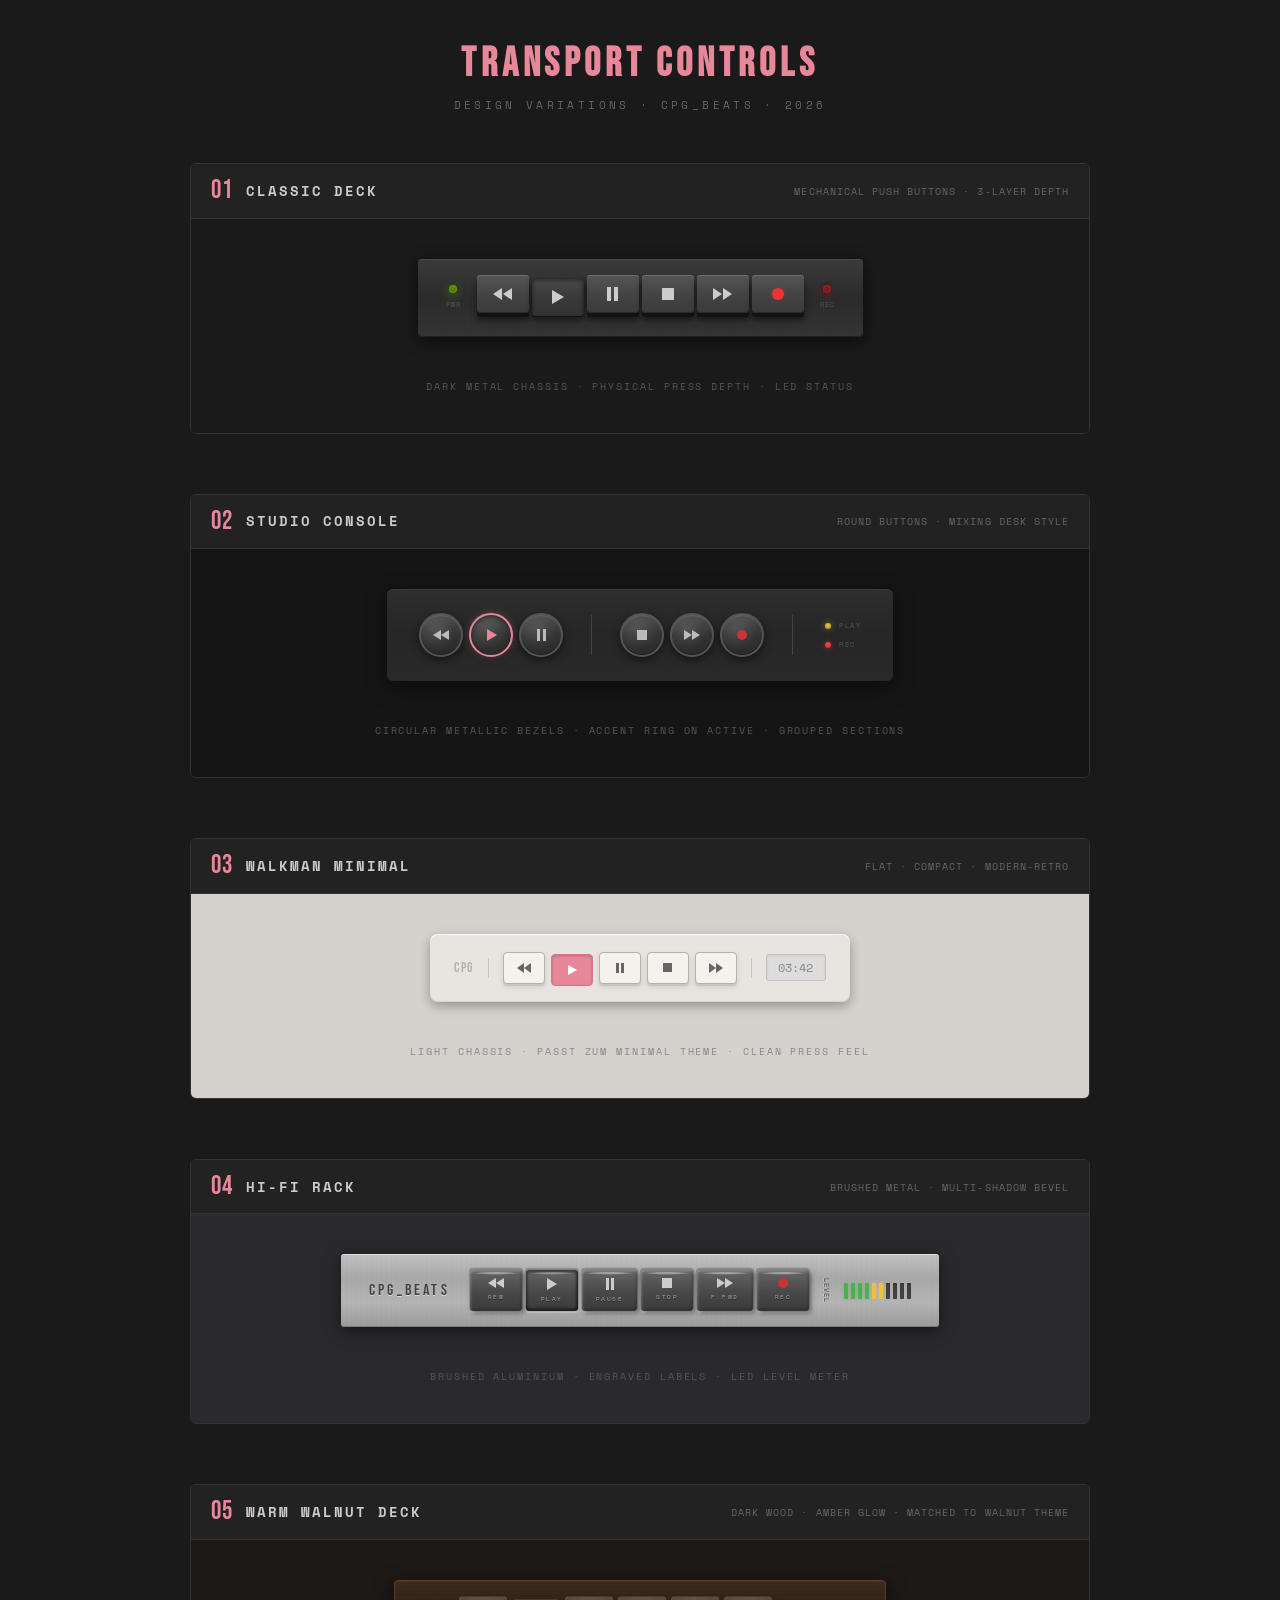
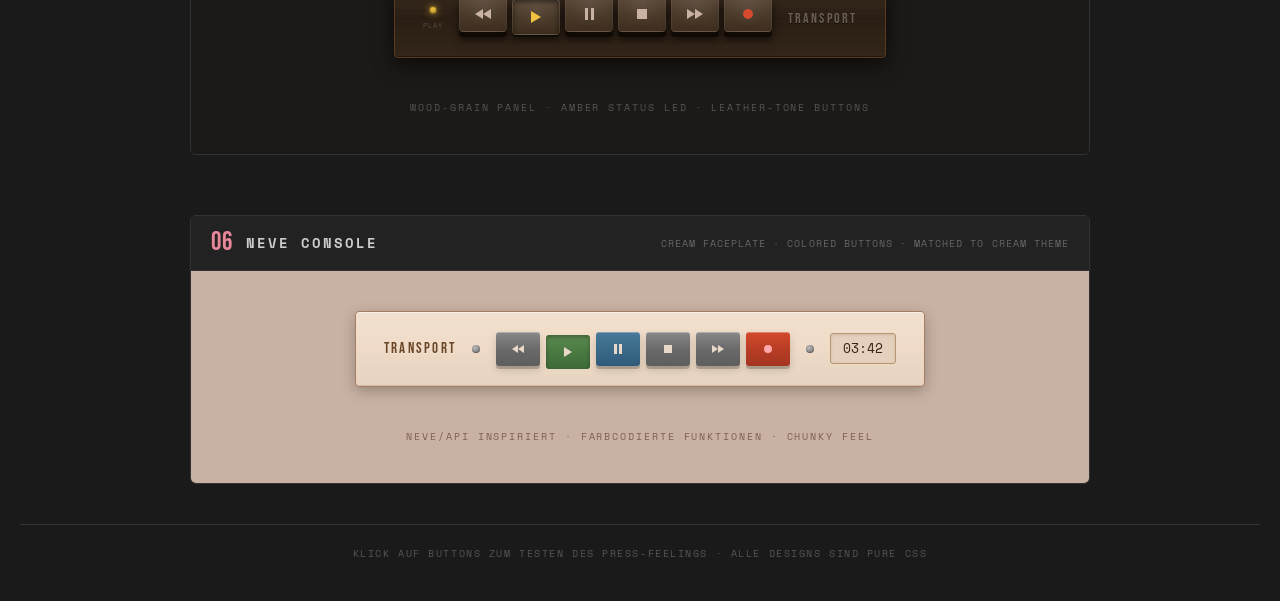
<file: transport-demo.html>
<!DOCTYPE html>
<html lang="de">
<head>
    <meta charset="UTF-8">
    <meta name="viewport" content="width=device-width, initial-scale=1.0">
    <title>Transport Button Designs — CPG_BEATS</title>
    <link rel="preconnect" href="https://fonts.googleapis.com">
    <link rel="preconnect" href="https://fonts.gstatic.com" crossorigin>
    <link href="https://fonts.googleapis.com/css2?family=Bebas+Neue&family=Space+Mono:wght@400;700&display=swap" rel="stylesheet">
    <style>
        * { margin: 0; padding: 0; box-sizing: border-box; }

        body {
            background: #1a1a1a;
            color: #ccc;
            font-family: 'Space Mono', monospace;
            font-size: 13px;
            padding: 40px 20px;
            min-height: 100vh;
        }

        h1 {
            font-family: 'Bebas Neue', sans-serif;
            font-size: 2.5rem;
            letter-spacing: 0.12em;
            color: #E8879A;
            text-align: center;
            margin-bottom: 8px;
        }
        .subtitle {
            text-align: center;
            color: #666;
            font-size: 0.7rem;
            letter-spacing: 0.3em;
            margin-bottom: 50px;
        }

        .designs {
            display: flex;
            flex-direction: column;
            gap: 60px;
            max-width: 900px;
            margin: 0 auto;
        }

        .design-card {
            border: 1px solid #333;
            border-radius: 6px;
            overflow: hidden;
        }
        .design-header {
            display: flex;
            align-items: center;
            gap: 12px;
            padding: 14px 20px;
            background: #222;
            border-bottom: 1px solid #333;
        }
        .design-num {
            font-family: 'Bebas Neue', sans-serif;
            font-size: 1.6rem;
            color: #E8879A;
            letter-spacing: 0.05em;
            line-height: 1;
        }
        .design-name {
            font-weight: 700;
            font-size: 0.85rem;
            letter-spacing: 0.15em;
            text-transform: uppercase;
        }
        .design-desc {
            color: #666;
            font-size: 0.65rem;
            letter-spacing: 0.1em;
            margin-left: auto;
        }
        .design-body {
            padding: 40px;
            display: flex;
            flex-direction: column;
            align-items: center;
            gap: 30px;
        }
        .design-variants {
            display: flex;
            gap: 40px;
            flex-wrap: wrap;
            justify-content: center;
        }
        .variant-label {
            font-size: 0.6rem;
            letter-spacing: 0.2em;
            color: #555;
            text-align: center;
            margin-top: 12px;
        }

        /* ══════════════════════════════════════
           DESIGN 1: CLASSIC DECK
           Mechanical push-buttons like a real cassette deck
           Deep physical press, rectangular, side-by-side
           ══════════════════════════════════════ */
        .deck-housing {
            background:
                repeating-linear-gradient(90deg,
                    rgba(255,255,255,0.02) 0px, transparent 1px, transparent 3px),
                linear-gradient(180deg, #3a3a3a, #2a2a2a, #333);
            padding: 20px 28px;
            border-radius: 4px;
            box-shadow:
                inset 0 1px 0 rgba(255,255,255,0.08),
                inset 0 -1px 0 rgba(0,0,0,0.4),
                0 4px 16px rgba(0,0,0,0.6);
            display: flex;
            align-items: center;
            gap: 16px;
        }
        .deck-label {
            font-size: 0.55rem;
            letter-spacing: 0.25em;
            color: #777;
            text-transform: uppercase;
        }
        .deck-buttons {
            display: flex;
            gap: 3px;
        }
        .deck-btn {
            position: relative;
            border: none;
            background: transparent;
            cursor: pointer;
            padding: 0;
            outline: none;
        }
        .deck-btn .btn-shadow {
            position: absolute;
            top: 0; left: 0;
            width: 100%; height: 100%;
            border-radius: 3px;
            background: rgba(0,0,0,0.5);
            transform: translateY(3px);
            filter: blur(3px);
        }
        .deck-btn .btn-edge {
            position: absolute;
            top: 0; left: 0;
            width: 100%; height: 100%;
            border-radius: 3px;
            background: linear-gradient(to bottom, #222, #111);
        }
        .deck-btn .btn-face {
            display: flex;
            align-items: center;
            justify-content: center;
            position: relative;
            width: 52px;
            height: 38px;
            border-radius: 3px;
            background: linear-gradient(180deg, #555, #444, #3a3a3a);
            box-shadow:
                inset 0 1px 0 rgba(255,255,255,0.15),
                inset 0 -1px 0 rgba(0,0,0,0.3);
            transform: translateY(-4px);
            transition: transform 80ms ease;
        }
        .deck-btn:hover .btn-face {
            background: linear-gradient(180deg, #5f5f5f, #4e4e4e, #444);
        }
        .deck-btn:active .btn-face {
            transform: translateY(-1px);
            transition: transform 30ms;
            box-shadow:
                inset 0 1px 3px rgba(0,0,0,0.4),
                inset 0 -1px 0 rgba(255,255,255,0.05);
        }
        .deck-btn.active .btn-face {
            transform: translateY(-1px);
            background: linear-gradient(180deg, #4a4a4a, #3a3a3a, #333);
            box-shadow: inset 0 2px 4px rgba(0,0,0,0.5);
        }
        /* Icons */
        .d-icon { display: flex; align-items: center; justify-content: center; }
        .d-play {
            width: 0; height: 0;
            border-style: solid;
            border-width: 7px 0 7px 12px;
            border-color: transparent transparent transparent #ccc;
        }
        .deck-btn:hover .d-play { border-left-color: #fff; }
        .d-pause { display: flex; gap: 3px; }
        .d-pause::before, .d-pause::after {
            content: '';
            width: 4px; height: 14px;
            background: #ccc;
        }
        .deck-btn:hover .d-pause::before,
        .deck-btn:hover .d-pause::after { background: #fff; }
        .d-stop {
            width: 12px; height: 12px;
            background: #ccc;
        }
        .deck-btn:hover .d-stop { background: #fff; }
        .d-rew, .d-ffw { display: flex; gap: 1px; }
        .d-rew::before, .d-rew::after {
            content: '';
            width: 0; height: 0;
            border-style: solid;
            border-width: 6px 9px 6px 0;
            border-color: transparent #ccc transparent transparent;
        }
        .deck-btn:hover .d-rew::before,
        .deck-btn:hover .d-rew::after { border-right-color: #fff; }
        .d-ffw::before, .d-ffw::after {
            content: '';
            width: 0; height: 0;
            border-style: solid;
            border-width: 6px 0 6px 9px;
            border-color: transparent transparent transparent #ccc;
        }
        .deck-btn:hover .d-ffw::before,
        .deck-btn:hover .d-ffw::after { border-left-color: #fff; }
        .d-rec {
            width: 12px; height: 12px;
            border-radius: 50%;
            background: #e33;
            box-shadow: 0 0 4px rgba(255,50,50,0.3);
        }
        .deck-btn:hover .d-rec {
            background: #ff4444;
            box-shadow: 0 0 8px rgba(255,50,50,0.5);
        }
        /* LED */
        .deck-led-group {
            display: flex;
            flex-direction: column;
            align-items: center;
            gap: 6px;
        }
        .deck-led {
            width: 8px; height: 8px;
            border-radius: 50%;
            background: #333;
            box-shadow: inset 0 1px 2px rgba(0,0,0,0.5);
            border: 1px solid rgba(0,0,0,0.4);
        }
        .deck-led.on-green {
            background: #abff00;
            box-shadow:
                rgba(0,0,0,0.2) 0 -1px 4px 1px,
                #304701 0 -1px 6px inset,
                rgba(137,255,0,0.4) 0 2px 10px;
        }
        .deck-led.on-red {
            background: #ff3333;
            box-shadow:
                rgba(0,0,0,0.2) 0 -1px 4px 1px,
                #441313 0 -1px 6px inset,
                rgba(255,0,0,0.4) 0 2px 10px;
            animation: led-pulse 0.8s infinite;
        }
        @keyframes led-pulse {
            0%, 100% { box-shadow: rgba(0,0,0,0.2) 0 -1px 4px 1px, #441313 0 -1px 6px inset, rgba(255,0,0,0.4) 0 2px 10px; }
            50% { box-shadow: rgba(0,0,0,0.2) 0 -1px 4px 1px, #441313 0 -1px 6px inset, rgba(255,0,0,0.15) 0 2px 5px; background: #bb2222; }
        }
        .deck-led-label {
            font-size: 7px;
            letter-spacing: 1px;
            color: #555;
        }

        /* ══════════════════════════════════════
           DESIGN 2: STUDIO CONSOLE
           Round/pill buttons, mixing desk style
           Metallic ring bezels, illuminated states
           ══════════════════════════════════════ */
        .console-housing {
            background:
                linear-gradient(180deg, #2e2e2e, #262626, #2a2a2a);
            padding: 24px 32px;
            border-radius: 6px;
            box-shadow:
                inset 0 1px 0 rgba(255,255,255,0.06),
                0 6px 20px rgba(0,0,0,0.5);
            display: flex;
            align-items: center;
            gap: 20px;
        }
        .console-section {
            display: flex;
            align-items: center;
            gap: 6px;
        }
        .console-divider {
            width: 1px;
            height: 40px;
            background: #444;
            margin: 0 8px;
        }
        .con-btn {
            width: 44px; height: 44px;
            border-radius: 50%;
            border: 2px solid #555;
            background:
                radial-gradient(circle at 35% 35%, rgba(255,255,255,0.12), transparent 60%),
                linear-gradient(180deg, #4a4a4a, #333, #2a2a2a);
            cursor: pointer;
            display: flex;
            align-items: center;
            justify-content: center;
            position: relative;
            box-shadow:
                0 3px 8px rgba(0,0,0,0.5),
                inset 0 1px 0 rgba(255,255,255,0.1),
                inset 0 -1px 0 rgba(0,0,0,0.3);
            transition: all 0.1s;
        }
        .con-btn:hover {
            border-color: #777;
            background:
                radial-gradient(circle at 35% 35%, rgba(255,255,255,0.18), transparent 60%),
                linear-gradient(180deg, #555, #3e3e3e, #333);
        }
        .con-btn:active {
            transform: scale(0.95);
            box-shadow:
                0 1px 4px rgba(0,0,0,0.5),
                inset 0 2px 6px rgba(0,0,0,0.5);
        }
        .con-btn.active {
            border-color: #E8879A;
            box-shadow:
                0 0 8px rgba(232,135,154,0.3),
                0 2px 6px rgba(0,0,0,0.4),
                inset 0 2px 4px rgba(0,0,0,0.4);
        }
        .con-btn.active .c-play { border-left-color: #E8879A; }
        /* Icon reuse via classes */
        .c-play {
            width: 0; height: 0;
            border-style: solid;
            border-width: 6px 0 6px 10px;
            border-color: transparent transparent transparent #bbb;
            margin-left: 2px;
        }
        .c-pause { display: flex; gap: 3px; }
        .c-pause::before, .c-pause::after {
            content: '';
            width: 3px; height: 12px;
            background: #bbb;
        }
        .c-stop {
            width: 10px; height: 10px;
            background: #bbb;
        }
        .c-rew, .c-ffw { display: flex; gap: 0; }
        .c-rew::before, .c-rew::after {
            content: '';
            width: 0; height: 0;
            border-style: solid;
            border-width: 5px 8px 5px 0;
            border-color: transparent #bbb transparent transparent;
        }
        .c-ffw::before, .c-ffw::after {
            content: '';
            width: 0; height: 0;
            border-style: solid;
            border-width: 5px 0 5px 8px;
            border-color: transparent transparent transparent #bbb;
        }
        .c-rec {
            width: 10px; height: 10px;
            border-radius: 50%;
            background: #c33;
        }
        .con-btn:hover .c-rec { background: #e44; }
        /* Console LEDs */
        .con-led-strip {
            display: flex;
            flex-direction: column;
            gap: 8px;
            margin-left: 4px;
        }
        .con-led {
            display: flex;
            align-items: center;
            gap: 8px;
        }
        .con-led-dot {
            width: 6px; height: 6px;
            border-radius: 50%;
            background: #333;
            box-shadow: inset 0 1px 2px rgba(0,0,0,0.5);
        }
        .con-led-dot.glow-amber {
            background: #f0c040;
            box-shadow: 0 0 6px rgba(240,192,64,0.5), inset 0 -1px 3px rgba(0,0,0,0.3);
        }
        .con-led-dot.glow-red {
            background: #ff4444;
            box-shadow: 0 0 6px rgba(255,68,68,0.5), inset 0 -1px 3px rgba(0,0,0,0.3);
        }
        .con-led-text {
            font-size: 7px;
            letter-spacing: 1.5px;
            color: #555;
        }

        /* ══════════════════════════════════════
           DESIGN 3: WALKMAN MINIMAL
           Flat, compact, subtle shadows
           Thin-line icons, modern-retro crossover
           ══════════════════════════════════════ */
        .walkman-housing {
            background: #e8e4df;
            padding: 18px 24px;
            border-radius: 8px;
            box-shadow:
                inset 0 1px 0 rgba(255,255,255,0.8),
                inset 0 -1px 0 rgba(0,0,0,0.08),
                0 4px 12px rgba(0,0,0,0.3);
            display: flex;
            align-items: center;
            gap: 14px;
        }
        .wm-buttons {
            display: flex;
            gap: 6px;
        }
        .wm-btn {
            width: 42px; height: 32px;
            border: 1.5px solid #b5b1ac;
            background: #f5f2ee;
            border-radius: 4px;
            cursor: pointer;
            display: flex;
            align-items: center;
            justify-content: center;
            box-shadow:
                0 2px 0 #c9c5c0,
                0 3px 6px rgba(0,0,0,0.1);
            transition: all 0.08s;
        }
        .wm-btn:hover {
            border-color: #E8879A;
            box-shadow:
                0 2px 0 #c9c5c0,
                0 3px 8px rgba(232,135,154,0.15);
        }
        .wm-btn:active {
            box-shadow: 0 0 0 #c9c5c0;
            transform: translateY(2px);
        }
        .wm-btn.active {
            background: #E8879A;
            border-color: #d4758a;
            box-shadow: inset 0 1px 3px rgba(0,0,0,0.2);
            transform: translateY(2px);
        }
        .wm-btn.active .w-play { border-left-color: #fff; }
        .wm-btn.active .w-pause::before,
        .wm-btn.active .w-pause::after { background: #fff; }
        .wm-btn.active .w-stop { background: #fff; }
        /* Icons */
        .w-play {
            width: 0; height: 0;
            border-style: solid;
            border-width: 5px 0 5px 9px;
            border-color: transparent transparent transparent #666;
            margin-left: 1px;
        }
        .w-pause { display: flex; gap: 2px; }
        .w-pause::before, .w-pause::after {
            content: '';
            width: 3px; height: 10px;
            background: #666;
        }
        .w-stop {
            width: 9px; height: 9px;
            background: #666;
        }
        .w-rew, .w-ffw { display: flex; gap: 0; }
        .w-rew::before, .w-rew::after {
            content: '';
            width: 0; height: 0;
            border-style: solid;
            border-width: 5px 7px 5px 0;
            border-color: transparent #666 transparent transparent;
        }
        .w-ffw::before, .w-ffw::after {
            content: '';
            width: 0; height: 0;
            border-style: solid;
            border-width: 5px 0 5px 7px;
            border-color: transparent transparent transparent #666;
        }
        .wm-divider {
            width: 1px; height: 20px;
            background: #c9c5c0;
        }
        .wm-brand {
            font-family: 'Bebas Neue', sans-serif;
            font-size: 0.9rem;
            letter-spacing: 0.1em;
            color: #b5b1ac;
        }
        .wm-counter {
            font-size: 0.75rem;
            color: #888;
            font-variant-numeric: tabular-nums;
            background: #ddd;
            padding: 4px 10px;
            border-radius: 3px;
            border: 1px solid #c5c0bb;
            box-shadow: inset 0 1px 3px rgba(0,0,0,0.08);
            min-width: 60px;
            text-align: center;
        }

        /* ══════════════════════════════════════
           DESIGN 4: HI-FI RACK
           Brushed metal, professional, LED bar indicators
           Wide buttons with engraved labels
           ══════════════════════════════════════ */
        .hifi-housing {
            background:
                repeating-linear-gradient(90deg,
                    rgba(255,255,255,0.03) 0px, transparent 1px, transparent 3px),
                repeating-linear-gradient(90deg,
                    rgba(0,0,0,0.02) 0px, transparent 1px, transparent 5px),
                linear-gradient(180deg, #c0c0c0, #a8a8a8, #b4b4b4, #9a9a9a);
            padding: 16px 28px;
            border-radius: 3px;
            box-shadow:
                inset 0 1px 0 rgba(255,255,255,0.5),
                inset 0 -1px 0 rgba(0,0,0,0.2),
                0 4px 16px rgba(0,0,0,0.5);
            display: flex;
            align-items: center;
            gap: 12px;
        }
        .hifi-brand {
            font-family: 'Bebas Neue', sans-serif;
            font-size: 1rem;
            letter-spacing: 0.2em;
            color: #444;
            text-shadow: 0 1px 0 rgba(255,255,255,0.5);
            margin-right: 8px;
        }
        .hifi-buttons {
            display: flex;
            gap: 4px;
        }
        .hifi-btn {
            border: none;
            cursor: pointer;
            padding: 8px 14px;
            background:
                radial-gradient(90% 7% at 50% 8%, rgba(255,255,255,0.4) 25%, transparent 50%),
                linear-gradient(180deg, #666, #4a4a4a, #3a3a3a);
            border-radius: 3px;
            box-shadow:
                0.15em 0.15em 0.4em rgba(0,0,0,0.45),
                0 -0.08em 0 0.08em rgba(0,0,0,0.2),
                0 0.08em 0 0.08em rgba(255,255,255,0.2),
                -0.1em 0 0.15em rgba(0,0,0,0.2) inset,
                0 0.15em 0.15em rgba(255,255,255,0.2) inset,
                0.1em 0 0.15em rgba(255,255,255,0.15) inset,
                0 -0.15em 0.15em rgba(0,0,0,0.2) inset;
            display: flex;
            flex-direction: column;
            align-items: center;
            gap: 4px;
            transition: box-shadow 0.08s, transform 0.08s;
            min-width: 52px;
        }
        .hifi-btn:active {
            box-shadow:
                0 0 0.1em rgba(0,0,0,0.45),
                0 -0.08em 0 0.08em rgba(0,0,0,0.2),
                0 0.08em 0 0.08em rgba(255,255,255,0.2),
                -0.15em 0 0.2em rgba(0,0,0,0.4) inset,
                0 0.2em 0.2em rgba(0,0,0,0.25) inset,
                0.15em 0 0.2em rgba(0,0,0,0.2) inset,
                0 -0.2em 0.2em rgba(0,0,0,0.4) inset;
            transform: translateY(1px);
        }
        .hifi-btn.active {
            box-shadow:
                0 0 0.1em rgba(0,0,0,0.45),
                0 -0.08em 0 0.08em rgba(0,0,0,0.2),
                0 0.08em 0 0.08em rgba(255,255,255,0.2),
                -0.15em 0 0.2em rgba(0,0,0,0.4) inset,
                0 0.2em 0.2em rgba(0,0,0,0.25) inset,
                0.15em 0 0.2em rgba(0,0,0,0.2) inset,
                0 -0.2em 0.2em rgba(0,0,0,0.4) inset;
        }
        .hifi-btn-label {
            font-family: 'Space Mono', monospace;
            font-size: 6px;
            letter-spacing: 1.5px;
            color: #aaa;
            text-shadow: 0 1px 0 rgba(0,0,0,0.5);
            text-transform: uppercase;
        }
        /* Icons */
        .h-play {
            width: 0; height: 0;
            border-style: solid;
            border-width: 6px 0 6px 10px;
            border-color: transparent transparent transparent #ccc;
        }
        .h-pause { display: flex; gap: 2px; }
        .h-pause::before, .h-pause::after {
            content: '';
            width: 3px; height: 12px;
            background: #ccc;
        }
        .h-stop {
            width: 10px; height: 10px;
            background: #ccc;
        }
        .h-rew, .h-ffw { display: flex; gap: 0; }
        .h-rew::before, .h-rew::after {
            content: '';
            width: 0; height: 0;
            border-style: solid;
            border-width: 5px 8px 5px 0;
            border-color: transparent #ccc transparent transparent;
        }
        .h-ffw::before, .h-ffw::after {
            content: '';
            width: 0; height: 0;
            border-style: solid;
            border-width: 5px 0 5px 8px;
            border-color: transparent transparent transparent #ccc;
        }
        .h-rec {
            width: 10px; height: 10px;
            border-radius: 50%;
            background: #c33;
        }
        /* HiFi LED strip */
        .hifi-led-strip {
            display: flex;
            gap: 3px;
            margin-left: auto;
        }
        .hifi-led-seg {
            width: 4px; height: 16px;
            border-radius: 1px;
            background: #444;
            box-shadow: inset 0 1px 2px rgba(0,0,0,0.4);
        }
        .hifi-led-seg.lit-green {
            background: #4caf50;
            box-shadow: 0 0 4px rgba(76,175,80,0.5);
        }
        .hifi-led-seg.lit-yellow {
            background: #f0c040;
            box-shadow: 0 0 4px rgba(240,192,64,0.5);
        }
        .hifi-led-seg.lit-red {
            background: #f44;
            box-shadow: 0 0 4px rgba(255,68,68,0.5);
        }
        .hifi-level-label {
            font-size: 7px;
            letter-spacing: 1px;
            color: #444;
            text-shadow: 0 1px 0 rgba(255,255,255,0.4);
            writing-mode: vertical-rl;
            text-orientation: mixed;
        }

        /* ══════════════════════════════════════
           DESIGN 5: WARM WALNUT DECK
           Dark wood panel, amber LEDs, gold accents
           Matches walnut theme specifically
           ══════════════════════════════════════ */
        .walnut-housing {
            background:
                repeating-linear-gradient(180deg,
                    rgba(255,255,255,0.015) 0px, transparent 2px, transparent 8px),
                linear-gradient(180deg, #3a2a1e, #2a1e14, #332518);
            padding: 20px 28px;
            border-radius: 4px;
            border: 1px solid #5c3a1e;
            box-shadow:
                inset 0 1px 0 rgba(255,255,255,0.04),
                inset 0 -1px 0 rgba(0,0,0,0.4),
                0 6px 20px rgba(0,0,0,0.6);
            display: flex;
            align-items: center;
            gap: 16px;
        }
        .wal-buttons {
            display: flex;
            gap: 5px;
        }
        .wal-btn {
            position: relative;
            border: none;
            background: transparent;
            cursor: pointer;
            padding: 0;
            outline: none;
        }
        .wal-btn .wal-shadow {
            position: absolute;
            top: 0; left: 0;
            width: 100%; height: 100%;
            border-radius: 4px;
            background: rgba(0,0,0,0.6);
            transform: translateY(3px);
            filter: blur(4px);
        }
        .wal-btn .wal-edge {
            position: absolute;
            top: 0; left: 0;
            width: 100%; height: 100%;
            border-radius: 4px;
            background: linear-gradient(180deg, #1a1008, #0e0904);
        }
        .wal-btn .wal-face {
            display: flex;
            align-items: center;
            justify-content: center;
            position: relative;
            width: 48px;
            height: 36px;
            border-radius: 4px;
            background:
                radial-gradient(ellipse at 50% 20%, rgba(255,255,255,0.06) 0%, transparent 60%),
                linear-gradient(180deg, #5c4a3a, #4a3a2a, #3e2e20);
            border: 1px solid rgba(255,255,255,0.05);
            transform: translateY(-5px);
            transition: transform 100ms cubic-bezier(.3,.7,.4,1);
        }
        .wal-btn:hover .wal-face {
            background:
                radial-gradient(ellipse at 50% 20%, rgba(255,255,255,0.1) 0%, transparent 60%),
                linear-gradient(180deg, #6a584a, #5a4a3a, #4e3e30);
            transform: translateY(-6px);
            transition: transform 200ms cubic-bezier(.3,.7,.4,1.5);
        }
        .wal-btn:active .wal-face {
            transform: translateY(-2px);
            transition: transform 30ms;
        }
        .wal-btn.active .wal-face {
            transform: translateY(-2px);
            box-shadow: inset 0 2px 5px rgba(0,0,0,0.5);
        }
        /* Walnut icons — amber tones */
        .wa-play {
            width: 0; height: 0;
            border-style: solid;
            border-width: 6px 0 6px 10px;
            border-color: transparent transparent transparent #c9b2a3;
        }
        .wal-btn.active .wa-play { border-left-color: #f0c040; }
        .wa-pause { display: flex; gap: 3px; }
        .wa-pause::before, .wa-pause::after {
            content: '';
            width: 3px; height: 12px;
            background: #c9b2a3;
        }
        .wa-stop {
            width: 10px; height: 10px;
            background: #c9b2a3;
        }
        .wa-rew, .wa-ffw { display: flex; gap: 0; }
        .wa-rew::before, .wa-rew::after {
            content: '';
            width: 0; height: 0;
            border-style: solid;
            border-width: 5px 8px 5px 0;
            border-color: transparent #c9b2a3 transparent transparent;
        }
        .wa-ffw::before, .wa-ffw::after {
            content: '';
            width: 0; height: 0;
            border-style: solid;
            border-width: 5px 0 5px 8px;
            border-color: transparent transparent transparent #c9b2a3;
        }
        .wa-rec {
            width: 10px; height: 10px;
            border-radius: 50%;
            background: #d44a2e;
        }
        /* Walnut LED */
        .wal-led {
            width: 8px; height: 8px;
            border-radius: 50%;
            background: #2a1e14;
            box-shadow: inset 0 1px 2px rgba(0,0,0,0.6);
            border: 1px solid rgba(0,0,0,0.5);
        }
        .wal-led.on-amber {
            background: #f0c040;
            box-shadow:
                0 0 6px rgba(240,192,64,0.5),
                0 0 14px rgba(240,192,64,0.2),
                inset 0 -1px 3px rgba(0,0,0,0.3);
        }
        .wal-label {
            font-family: 'Bebas Neue', sans-serif;
            font-size: 0.85rem;
            letter-spacing: 0.15em;
            color: #6a5f55;
            text-shadow: 0 1px 0 rgba(0,0,0,0.6);
        }
        .wal-engrave {
            font-size: 0.5rem;
            letter-spacing: 0.2em;
            color: #5a4a3a;
            text-shadow: 0 1px 0 rgba(0,0,0,0.5);
        }

        /* ══════════════════════════════════════
           DESIGN 6: NEVE / CREAM FACEPLATE
           Warm cream background, chunky colored buttons
           API/Neve console inspired
           ══════════════════════════════════════ */
        .neve-housing {
            background:
                linear-gradient(180deg,
                    rgba(255,255,255,0.15) 0%,
                    transparent 40%,
                    rgba(0,0,0,0.04) 100%),
                #f0dcc8;
            padding: 20px 28px;
            border-radius: 4px;
            border: 1px solid #a87e62;
            box-shadow:
                inset 0 1px 0 rgba(255,255,255,0.5),
                inset 0 -1px 0 rgba(0,0,0,0.1),
                0 4px 14px rgba(0,0,0,0.25);
            display: flex;
            align-items: center;
            gap: 16px;
        }
        .neve-label {
            font-family: 'Bebas Neue', sans-serif;
            font-size: 0.95rem;
            letter-spacing: 0.15em;
            color: #6b4525;
            text-shadow: 0 1px 0 rgba(255,255,255,0.4);
        }
        .neve-buttons {
            display: flex;
            gap: 6px;
        }
        .neve-btn {
            width: 44px; height: 34px;
            border: none;
            border-radius: 3px;
            cursor: pointer;
            display: flex;
            flex-direction: column;
            align-items: center;
            justify-content: center;
            gap: 3px;
            box-shadow:
                0 3px 0 rgba(0,0,0,0.2),
                0 4px 8px rgba(0,0,0,0.15),
                inset 0 1px 0 rgba(255,255,255,0.3);
            transition: all 0.08s;
            position: relative;
        }
        .neve-btn:active {
            box-shadow:
                0 1px 0 rgba(0,0,0,0.2),
                inset 0 1px 3px rgba(0,0,0,0.2);
            transform: translateY(2px);
        }
        .neve-btn.active {
            box-shadow:
                0 0 0 rgba(0,0,0,0.2),
                inset 0 2px 4px rgba(0,0,0,0.3);
            transform: translateY(3px);
        }
        /* Button colors — Neve palette */
        .neve-btn.nb-gray {
            background: linear-gradient(180deg, #8a8a8a, #6a6a6a, #5e5e5e);
        }
        .neve-btn.nb-red {
            background: linear-gradient(180deg, #d44a2e, #b83d24, #a33520);
        }
        .neve-btn.nb-red .n-icon { filter: brightness(2); }
        .neve-btn.nb-green {
            background: linear-gradient(180deg, #5a8a50, #4a7a42, #3e6a38);
        }
        .neve-btn.nb-blue {
            background: linear-gradient(180deg, #4a7a9a, #3a6a8a, #305a7a);
        }
        /* Neve icons */
        .n-play {
            width: 0; height: 0;
            border-style: solid;
            border-width: 5px 0 5px 8px;
            border-color: transparent transparent transparent #e8d8c8;
        }
        .n-pause { display: flex; gap: 2px; }
        .n-pause::before, .n-pause::after {
            content: '';
            width: 3px; height: 10px;
            background: #e8d8c8;
        }
        .n-stop {
            width: 8px; height: 8px;
            background: #e8d8c8;
        }
        .n-rew, .n-ffw { display: flex; gap: 0; }
        .n-rew::before, .n-rew::after {
            content: '';
            width: 0; height: 0;
            border-style: solid;
            border-width: 4px 6px 4px 0;
            border-color: transparent #e8d8c8 transparent transparent;
        }
        .n-ffw::before, .n-ffw::after {
            content: '';
            width: 0; height: 0;
            border-style: solid;
            border-width: 4px 0 4px 6px;
            border-color: transparent transparent transparent #e8d8c8;
        }
        .n-rec {
            width: 8px; height: 8px;
            border-radius: 50%;
            background: #faa;
        }
        .neve-screw {
            width: 8px; height: 8px;
            border-radius: 50%;
            background: radial-gradient(circle at 35% 35%, #bbb, #666);
            box-shadow: inset 0 -1px 1px rgba(0,0,0,0.3);
        }
        .neve-counter {
            font-size: 0.8rem;
            color: #3a2317;
            background: #e4d0bc;
            padding: 5px 12px;
            border-radius: 3px;
            border: 1px solid #b8956e;
            box-shadow: inset 0 1px 3px rgba(0,0,0,0.1);
            font-variant-numeric: tabular-nums;
        }

        /* ══════════════════════════════════════
           Interaction demo script
           ══════════════════════════════════════ */
        .note {
            text-align: center;
            font-size: 0.65rem;
            letter-spacing: 0.15em;
            color: #555;
            margin-top: 40px;
            padding-top: 20px;
            border-top: 1px solid #333;
        }
    </style>
</head>
<body>

    <h1>TRANSPORT CONTROLS</h1>
    <p class="subtitle">DESIGN VARIATIONS &middot; CPG_BEATS &middot; 2026</p>

    <div class="designs">

        <!-- ═══ DESIGN 1: CLASSIC DECK ═══ -->
        <div class="design-card">
            <div class="design-header">
                <span class="design-num">01</span>
                <span class="design-name">CLASSIC DECK</span>
                <span class="design-desc">MECHANICAL PUSH BUTTONS &middot; 3-LAYER DEPTH</span>
            </div>
            <div class="design-body" style="background: #1a1a1a;">
                <div class="deck-housing">
                    <div class="deck-led-group">
                        <div class="deck-led on-green"></div>
                        <span class="deck-led-label">PWR</span>
                    </div>
                    <div class="deck-buttons">
                        <button class="deck-btn" data-group="deck">
                            <span class="btn-shadow"></span>
                            <span class="btn-edge"></span>
                            <span class="btn-face"><span class="d-icon d-rew"></span></span>
                        </button>
                        <button class="deck-btn active" data-group="deck">
                            <span class="btn-shadow"></span>
                            <span class="btn-edge"></span>
                            <span class="btn-face"><span class="d-icon d-play"></span></span>
                        </button>
                        <button class="deck-btn" data-group="deck">
                            <span class="btn-shadow"></span>
                            <span class="btn-edge"></span>
                            <span class="btn-face"><span class="d-icon d-pause"></span></span>
                        </button>
                        <button class="deck-btn" data-group="deck">
                            <span class="btn-shadow"></span>
                            <span class="btn-edge"></span>
                            <span class="btn-face"><span class="d-icon d-stop"></span></span>
                        </button>
                        <button class="deck-btn" data-group="deck">
                            <span class="btn-shadow"></span>
                            <span class="btn-edge"></span>
                            <span class="btn-face"><span class="d-icon d-ffw"></span></span>
                        </button>
                        <button class="deck-btn" data-group="deck">
                            <span class="btn-shadow"></span>
                            <span class="btn-edge"></span>
                            <span class="btn-face"><span class="d-icon d-rec"></span></span>
                        </button>
                    </div>
                    <div class="deck-led-group">
                        <div class="deck-led on-red"></div>
                        <span class="deck-led-label">REC</span>
                    </div>
                </div>
                <span class="variant-label">DARK METAL CHASSIS &middot; PHYSICAL PRESS DEPTH &middot; LED STATUS</span>
            </div>
        </div>

        <!-- ═══ DESIGN 2: STUDIO CONSOLE ═══ -->
        <div class="design-card">
            <div class="design-header">
                <span class="design-num">02</span>
                <span class="design-name">STUDIO CONSOLE</span>
                <span class="design-desc">ROUND BUTTONS &middot; MIXING DESK STYLE</span>
            </div>
            <div class="design-body" style="background: #151515;">
                <div class="console-housing">
                    <div class="console-section">
                        <button class="con-btn" data-group="console"><span class="c-rew"></span></button>
                        <button class="con-btn active" data-group="console"><span class="c-play"></span></button>
                        <button class="con-btn" data-group="console"><span class="c-pause"></span></button>
                    </div>
                    <div class="console-divider"></div>
                    <div class="console-section">
                        <button class="con-btn" data-group="console"><span class="c-stop"></span></button>
                        <button class="con-btn" data-group="console"><span class="c-ffw"></span></button>
                        <button class="con-btn" data-group="console"><span class="c-rec"></span></button>
                    </div>
                    <div class="console-divider"></div>
                    <div class="con-led-strip">
                        <div class="con-led">
                            <div class="con-led-dot glow-amber"></div>
                            <span class="con-led-text">PLAY</span>
                        </div>
                        <div class="con-led">
                            <div class="con-led-dot glow-red"></div>
                            <span class="con-led-text">REC</span>
                        </div>
                    </div>
                </div>
                <span class="variant-label">CIRCULAR METALLIC BEZELS &middot; ACCENT RING ON ACTIVE &middot; GROUPED SECTIONS</span>
            </div>
        </div>

        <!-- ═══ DESIGN 3: WALKMAN MINIMAL ═══ -->
        <div class="design-card">
            <div class="design-header">
                <span class="design-num">03</span>
                <span class="design-name">WALKMAN MINIMAL</span>
                <span class="design-desc">FLAT &middot; COMPACT &middot; MODERN-RETRO</span>
            </div>
            <div class="design-body" style="background: #d5d1cc;">
                <div class="walkman-housing">
                    <span class="wm-brand">CPG</span>
                    <div class="wm-divider"></div>
                    <div class="wm-buttons">
                        <button class="wm-btn" data-group="walkman"><span class="w-rew"></span></button>
                        <button class="wm-btn active" data-group="walkman"><span class="w-play"></span></button>
                        <button class="wm-btn" data-group="walkman"><span class="w-pause"></span></button>
                        <button class="wm-btn" data-group="walkman"><span class="w-stop"></span></button>
                        <button class="wm-btn" data-group="walkman"><span class="w-ffw"></span></button>
                    </div>
                    <div class="wm-divider"></div>
                    <div class="wm-counter">03:42</div>
                </div>
                <span class="variant-label" style="color: #888;">LIGHT CHASSIS &middot; PASST ZUM MINIMAL THEME &middot; CLEAN PRESS FEEL</span>
            </div>
        </div>

        <!-- ═══ DESIGN 4: HI-FI RACK ═══ -->
        <div class="design-card">
            <div class="design-header">
                <span class="design-num">04</span>
                <span class="design-name">HI-FI RACK</span>
                <span class="design-desc">BRUSHED METAL &middot; MULTI-SHADOW BEVEL</span>
            </div>
            <div class="design-body" style="background: #2a2a2e;">
                <div class="hifi-housing">
                    <span class="hifi-brand">CPG_BEATS</span>
                    <div class="hifi-buttons">
                        <button class="hifi-btn" data-group="hifi">
                            <span class="h-rew"></span>
                            <span class="hifi-btn-label">REW</span>
                        </button>
                        <button class="hifi-btn active" data-group="hifi">
                            <span class="h-play"></span>
                            <span class="hifi-btn-label">PLAY</span>
                        </button>
                        <button class="hifi-btn" data-group="hifi">
                            <span class="h-pause"></span>
                            <span class="hifi-btn-label">PAUSE</span>
                        </button>
                        <button class="hifi-btn" data-group="hifi">
                            <span class="h-stop"></span>
                            <span class="hifi-btn-label">STOP</span>
                        </button>
                        <button class="hifi-btn" data-group="hifi">
                            <span class="h-ffw"></span>
                            <span class="hifi-btn-label">F.FWD</span>
                        </button>
                        <button class="hifi-btn" data-group="hifi">
                            <span class="h-rec"></span>
                            <span class="hifi-btn-label">REC</span>
                        </button>
                    </div>
                    <span class="hifi-level-label">LEVEL</span>
                    <div class="hifi-led-strip">
                        <div class="hifi-led-seg lit-green"></div>
                        <div class="hifi-led-seg lit-green"></div>
                        <div class="hifi-led-seg lit-green"></div>
                        <div class="hifi-led-seg lit-green"></div>
                        <div class="hifi-led-seg lit-yellow"></div>
                        <div class="hifi-led-seg lit-yellow"></div>
                        <div class="hifi-led-seg"></div>
                        <div class="hifi-led-seg"></div>
                        <div class="hifi-led-seg"></div>
                        <div class="hifi-led-seg"></div>
                    </div>
                </div>
                <span class="variant-label">BRUSHED ALUMINIUM &middot; ENGRAVED LABELS &middot; LED LEVEL METER</span>
            </div>
        </div>

        <!-- ═══ DESIGN 5: WARM WALNUT ═══ -->
        <div class="design-card">
            <div class="design-header">
                <span class="design-num">05</span>
                <span class="design-name">WARM WALNUT DECK</span>
                <span class="design-desc">DARK WOOD &middot; AMBER GLOW &middot; MATCHED TO WALNUT THEME</span>
            </div>
            <div class="design-body" style="background: #1c1917;">
                <div class="walnut-housing">
                    <div class="deck-led-group">
                        <div class="wal-led on-amber"></div>
                        <span class="deck-led-label" style="color: #5a4a3a;">PLAY</span>
                    </div>
                    <div class="wal-buttons">
                        <button class="wal-btn" data-group="walnut">
                            <span class="wal-shadow"></span>
                            <span class="wal-edge"></span>
                            <span class="wal-face"><span class="d-icon wa-rew"></span></span>
                        </button>
                        <button class="wal-btn active" data-group="walnut">
                            <span class="wal-shadow"></span>
                            <span class="wal-edge"></span>
                            <span class="wal-face"><span class="d-icon wa-play"></span></span>
                        </button>
                        <button class="wal-btn" data-group="walnut">
                            <span class="wal-shadow"></span>
                            <span class="wal-edge"></span>
                            <span class="wal-face"><span class="d-icon wa-pause"></span></span>
                        </button>
                        <button class="wal-btn" data-group="walnut">
                            <span class="wal-shadow"></span>
                            <span class="wal-edge"></span>
                            <span class="wal-face"><span class="d-icon wa-stop"></span></span>
                        </button>
                        <button class="wal-btn" data-group="walnut">
                            <span class="wal-shadow"></span>
                            <span class="wal-edge"></span>
                            <span class="wal-face"><span class="d-icon wa-ffw"></span></span>
                        </button>
                        <button class="wal-btn" data-group="walnut">
                            <span class="wal-shadow"></span>
                            <span class="wal-edge"></span>
                            <span class="wal-face"><span class="d-icon wa-rec"></span></span>
                        </button>
                    </div>
                    <span class="wal-label">TRANSPORT</span>
                </div>
                <span class="variant-label">WOOD-GRAIN PANEL &middot; AMBER STATUS LED &middot; LEATHER-TONE BUTTONS</span>
            </div>
        </div>

        <!-- ═══ DESIGN 6: NEVE / CREAM ═══ -->
        <div class="design-card">
            <div class="design-header">
                <span class="design-num">06</span>
                <span class="design-name">NEVE CONSOLE</span>
                <span class="design-desc">CREAM FACEPLATE &middot; COLORED BUTTONS &middot; MATCHED TO CREAM THEME</span>
            </div>
            <div class="design-body" style="background: #c9b2a3;">
                <div class="neve-housing">
                    <span class="neve-label">TRANSPORT</span>
                    <div class="neve-screw"></div>
                    <div class="neve-buttons">
                        <button class="neve-btn nb-gray" data-group="neve"><span class="n-rew"></span></button>
                        <button class="neve-btn nb-green active" data-group="neve"><span class="n-play"></span></button>
                        <button class="neve-btn nb-blue" data-group="neve"><span class="n-pause"></span></button>
                        <button class="neve-btn nb-gray" data-group="neve"><span class="n-stop"></span></button>
                        <button class="neve-btn nb-gray" data-group="neve"><span class="n-ffw"></span></button>
                        <button class="neve-btn nb-red" data-group="neve"><span class="n-rec"></span></button>
                    </div>
                    <div class="neve-screw"></div>
                    <div class="neve-counter">03:42</div>
                </div>
                <span class="variant-label" style="color: #7a6050;">NEVE/API INSPIRIERT &middot; FARBCODIERTE FUNKTIONEN &middot; CHUNKY FEEL</span>
            </div>
        </div>
    </div>

    <p class="note">KLICK AUF BUTTONS ZUM TESTEN DES PRESS-FEELINGS &middot; ALLE DESIGNS SIND PURE CSS</p>

    <script>
        // Simple toggle interaction for demo
        document.querySelectorAll('[data-group]').forEach(btn => {
            btn.addEventListener('click', () => {
                const group = btn.dataset.group;
                document.querySelectorAll(`[data-group="${group}"]`).forEach(b => {
                    b.classList.remove('active');
                });
                btn.classList.add('active');
            });
        });
    </script>

</body>
</html>
</file>
